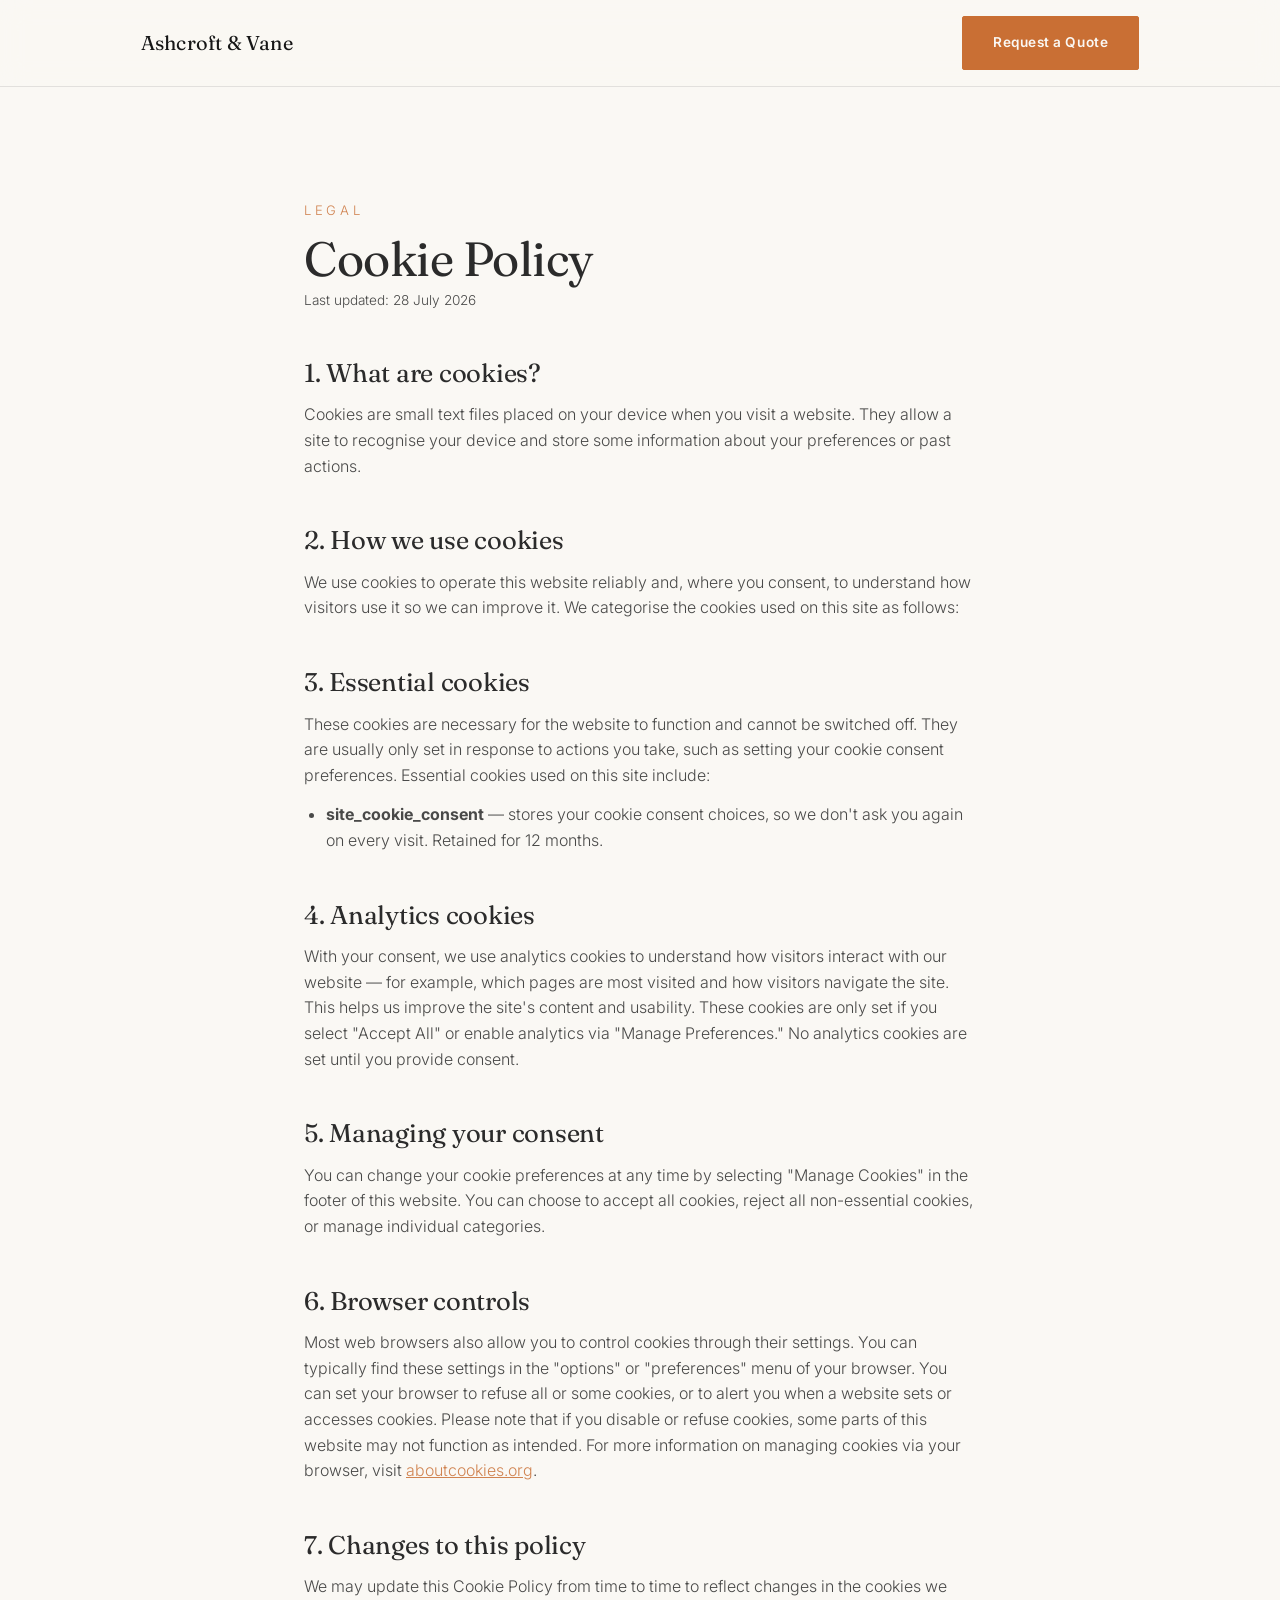
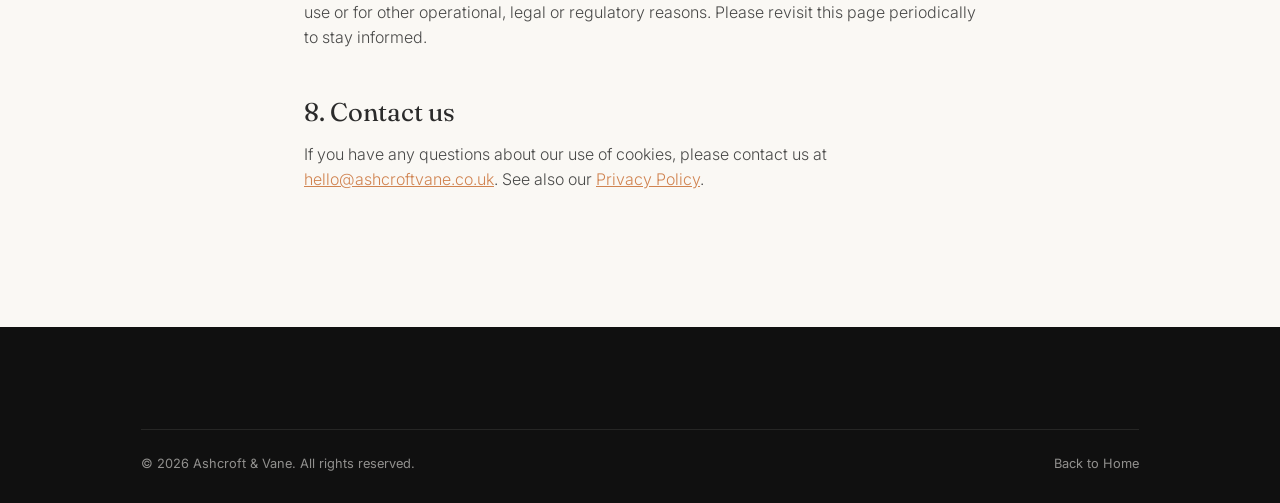
<file: cookie-policy.html>
<!doctype html>
<html lang="en-GB">
<head>
<meta charset="UTF-8">
<meta name="viewport" content="width=device-width, initial-scale=1">
<title>Cookie Policy — Ashcroft & Vane</title>
<meta name="description" content="How Ashcroft & Vane uses cookies, and how to manage your preferences.">
<link rel="canonical" href="https://www.ashcroftvane.co.uk/cookie-policy.html">
<meta name="robots" content="noindex,follow">
<link rel="icon" href="data:image/svg+xml,%3Csvg xmlns='http://www.w3.org/2000/svg' viewBox='0 0 64 64'%3E%3Crect width='64' height='64' rx='10' fill='%23161616'/%3E%3Ctext x='32' y='42' font-family='Georgia,serif' font-size='28' fill='%23D8B36A' text-anchor='middle'%3EAV%3C/text%3E%3C/svg%3E">
<link rel="preconnect" href="https://fonts.googleapis.com">
<link rel="preconnect" href="https://fonts.gstatic.com" crossorigin>
<link rel="stylesheet" href="css/style.css">
</head>
<body>
<a href="#main" class="skip-link">Skip to content</a>
<header class="site-header scrolled" id="siteHeader">
  <div class="container">
    <a href="index.html" class="brand">Ashcroft & Vane</a>
    <nav class="main-nav" aria-label="Primary">
      <a href="index.html#contact" class="btn btn-primary">Request a Quote</a>
    </nav>
  </div>
</header>

<main id="main" class="legal-page">
  <div class="container legal-content">
    <p class="eyebrow">Legal</p>
    <h1 class="h1" style="margin:12px 0 8px;font-size:clamp(2rem,4vw,3rem)">Cookie Policy</h1>
    <p class="legal-updated">Last updated: 28 July 2026</p>

    <h2>1. What are cookies?</h2>
    <p>Cookies are small text files placed on your device when you visit a website. They allow a site to recognise your device and store some information about your preferences or past actions.</p>

    <h2>2. How we use cookies</h2>
    <p>We use cookies to operate this website reliably and, where you consent, to understand how visitors use it so we can improve it. We categorise the cookies used on this site as follows:</p>

    <h2>3. Essential cookies</h2>
    <p>These cookies are necessary for the website to function and cannot be switched off. They are usually only set in response to actions you take, such as setting your cookie consent preferences. Essential cookies used on this site include:</p>
    <ul>
      <li><strong>site_cookie_consent</strong> — stores your cookie consent choices, so we don't ask you again on every visit. Retained for 12 months.</li>
    </ul>

    <h2>4. Analytics cookies</h2>
    <p>With your consent, we use analytics cookies to understand how visitors interact with our website — for example, which pages are most visited and how visitors navigate the site. This helps us improve the site's content and usability. These cookies are only set if you select "Accept All" or enable analytics via "Manage Preferences." No analytics cookies are set until you provide consent.</p>

    <h2>5. Managing your consent</h2>
    <p>You can change your cookie preferences at any time by selecting "Manage Cookies" in the footer of this website. You can choose to accept all cookies, reject all non-essential cookies, or manage individual categories.</p>

    <h2>6. Browser controls</h2>
    <p>Most web browsers also allow you to control cookies through their settings. You can typically find these settings in the "options" or "preferences" menu of your browser. You can set your browser to refuse all or some cookies, or to alert you when a website sets or accesses cookies. Please note that if you disable or refuse cookies, some parts of this website may not function as intended. For more information on managing cookies via your browser, visit <a href="https://www.aboutcookies.org" target="_blank" rel="noopener">aboutcookies.org</a>.</p>

    <h2>7. Changes to this policy</h2>
    <p>We may update this Cookie Policy from time to time to reflect changes in the cookies we use or for other operational, legal or regulatory reasons. Please revisit this page periodically to stay informed.</p>

    <h2>8. Contact us</h2>
    <p>If you have any questions about our use of cookies, please contact us at <a href="mailto:hello@ashcroftvane.co.uk">hello@ashcroftvane.co.uk</a>. See also our <a href="privacy-policy.html">Privacy Policy</a>.</p>
  </div>
</main>

<footer class="site-footer">
  <div class="container">
    <div class="footer-bottom" style="border-top:1px solid var(--line-light);padding-top:24px">
      <span>© <span id="year"></span> Ashcroft & Vane. All rights reserved.</span>
      <span><a href="index.html">Back to Home</a></span>
    </div>
  </div>
</footer>
<script>document.getElementById('year').textContent = new Date().getFullYear();</script>
</body>
</html>
</file>
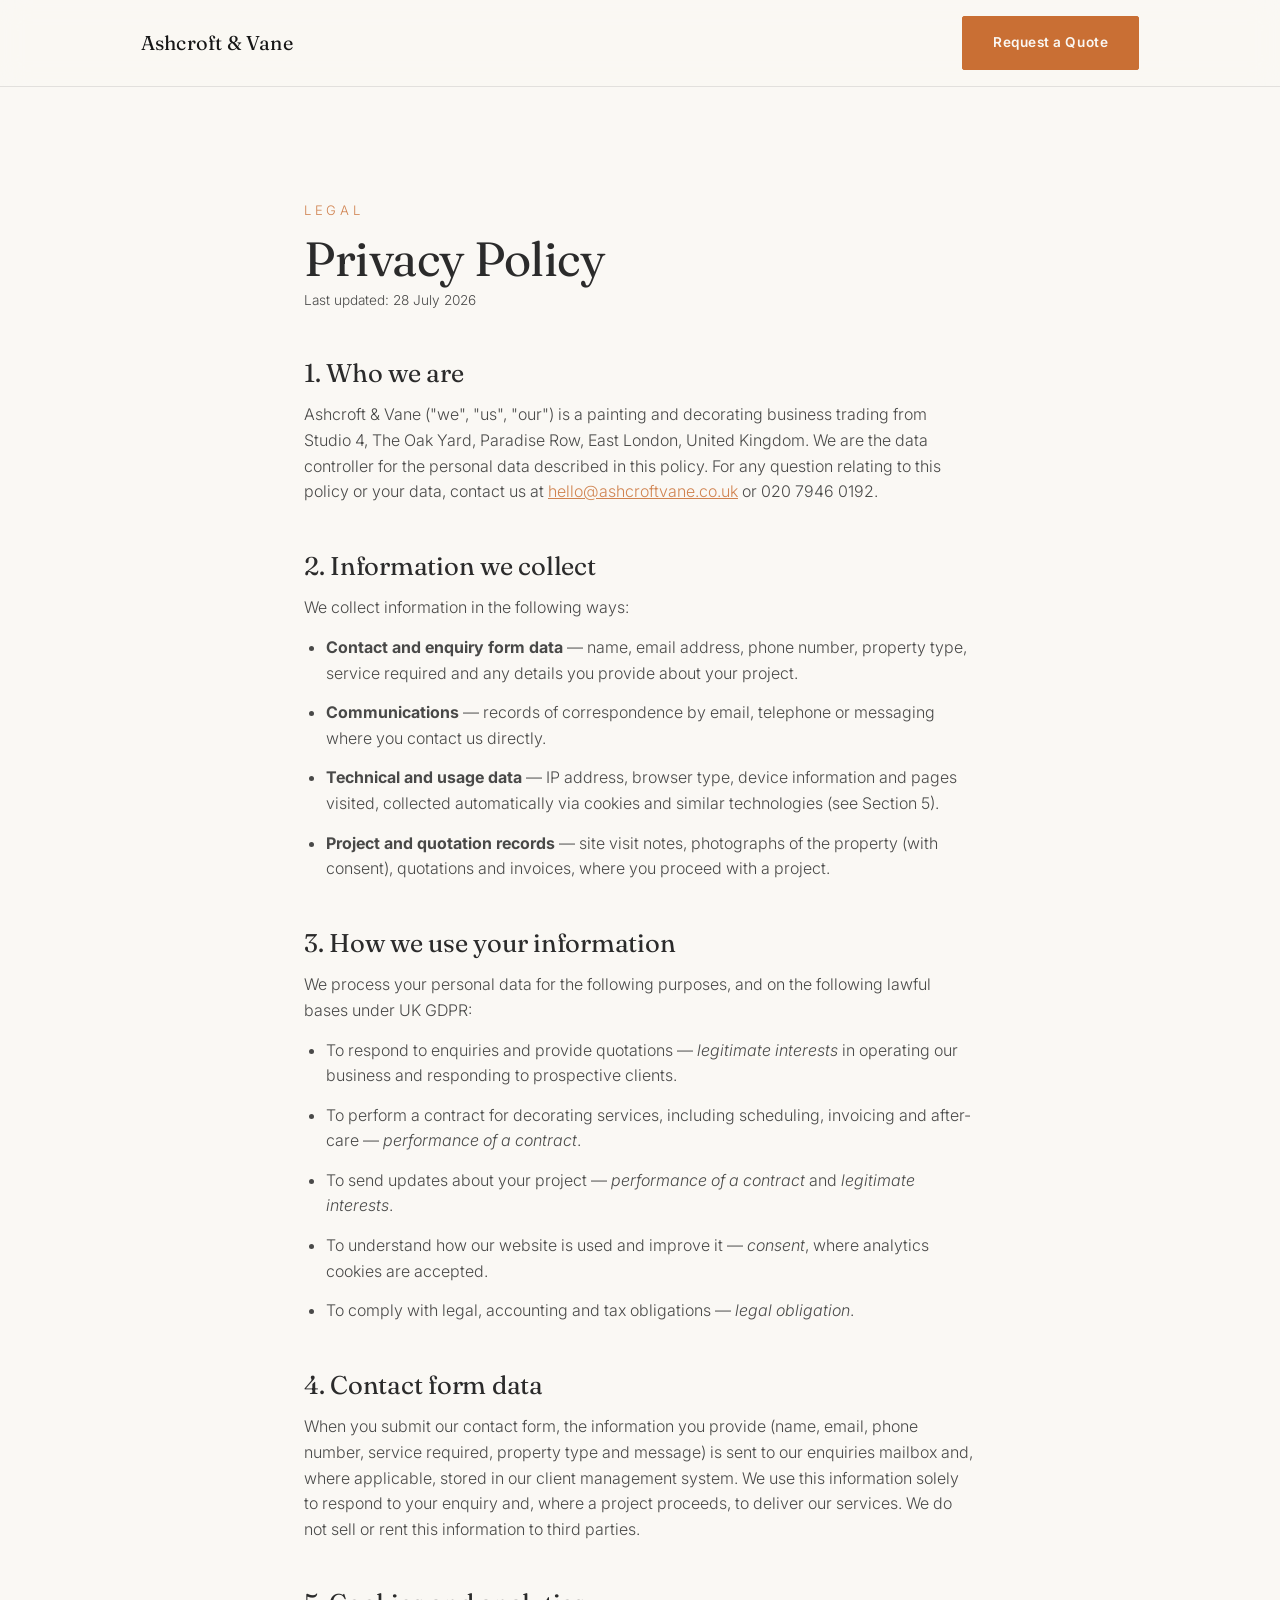
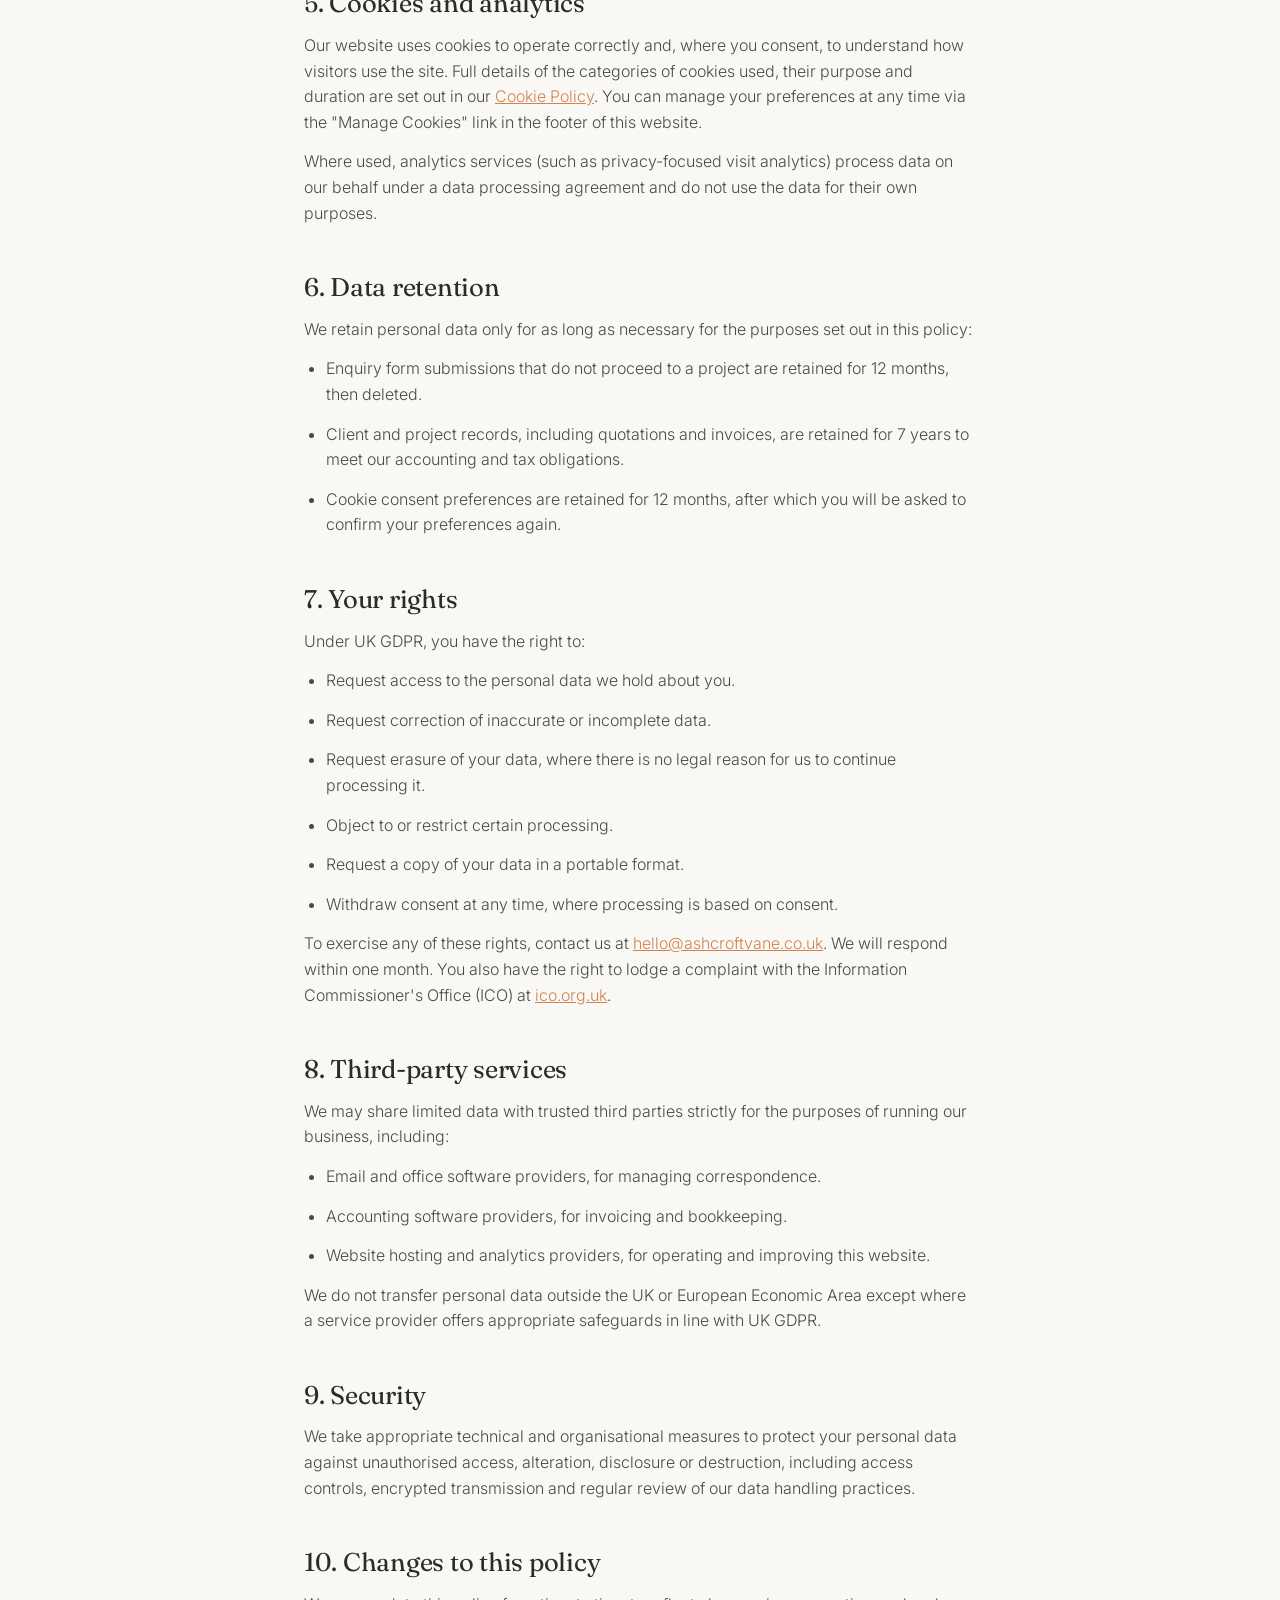
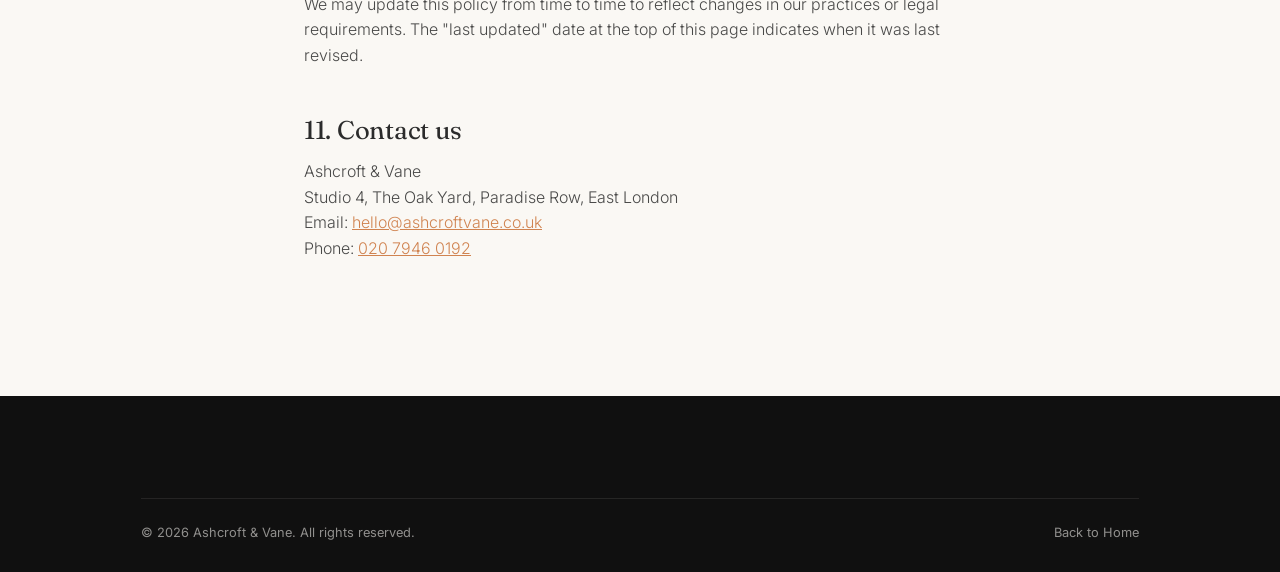
<file: privacy-policy.html>
<!doctype html>
<html lang="en-GB">
<head>
<meta charset="UTF-8">
<meta name="viewport" content="width=device-width, initial-scale=1">
<title>Privacy Policy — Ashcroft & Vane</title>
<meta name="description" content="How Ashcroft & Vane collects, uses and protects your personal data, in line with UK GDPR.">
<link rel="canonical" href="https://www.ashcroftvane.co.uk/privacy-policy.html">
<meta name="robots" content="noindex,follow">
<link rel="icon" href="data:image/svg+xml,%3Csvg xmlns='http://www.w3.org/2000/svg' viewBox='0 0 64 64'%3E%3Crect width='64' height='64' rx='10' fill='%23161616'/%3E%3Ctext x='32' y='42' font-family='Georgia,serif' font-size='28' fill='%23D8B36A' text-anchor='middle'%3EAV%3C/text%3E%3C/svg%3E">
<link rel="preconnect" href="https://fonts.googleapis.com">
<link rel="preconnect" href="https://fonts.gstatic.com" crossorigin>
<link rel="stylesheet" href="css/style.css">
</head>
<body>
<a href="#main" class="skip-link">Skip to content</a>
<header class="site-header scrolled" id="siteHeader">
  <div class="container">
    <a href="index.html" class="brand">Ashcroft & Vane</a>
    <nav class="main-nav" aria-label="Primary">
      <a href="index.html#contact" class="btn btn-primary">Request a Quote</a>
    </nav>
  </div>
</header>

<main id="main" class="legal-page">
  <div class="container legal-content">
    <p class="eyebrow">Legal</p>
    <h1 class="h1" style="margin:12px 0 8px;font-size:clamp(2rem,4vw,3rem)">Privacy Policy</h1>
    <p class="legal-updated">Last updated: 28 July 2026</p>

    <h2>1. Who we are</h2>
    <p>Ashcroft & Vane ("we", "us", "our") is a painting and decorating business trading from Studio 4, The Oak Yard, Paradise Row, East London, United Kingdom. We are the data controller for the personal data described in this policy. For any question relating to this policy or your data, contact us at <a href="mailto:hello@ashcroftvane.co.uk">hello@ashcroftvane.co.uk</a> or 020 7946 0192.</p>

    <h2>2. Information we collect</h2>
    <p>We collect information in the following ways:</p>
    <ul>
      <li><strong>Contact and enquiry form data</strong> — name, email address, phone number, property type, service required and any details you provide about your project.</li>
      <li><strong>Communications</strong> — records of correspondence by email, telephone or messaging where you contact us directly.</li>
      <li><strong>Technical and usage data</strong> — IP address, browser type, device information and pages visited, collected automatically via cookies and similar technologies (see Section 5).</li>
      <li><strong>Project and quotation records</strong> — site visit notes, photographs of the property (with consent), quotations and invoices, where you proceed with a project.</li>
    </ul>

    <h2>3. How we use your information</h2>
    <p>We process your personal data for the following purposes, and on the following lawful bases under UK GDPR:</p>
    <ul>
      <li>To respond to enquiries and provide quotations — <em>legitimate interests</em> in operating our business and responding to prospective clients.</li>
      <li>To perform a contract for decorating services, including scheduling, invoicing and after-care — <em>performance of a contract</em>.</li>
      <li>To send updates about your project — <em>performance of a contract</em> and <em>legitimate interests</em>.</li>
      <li>To understand how our website is used and improve it — <em>consent</em>, where analytics cookies are accepted.</li>
      <li>To comply with legal, accounting and tax obligations — <em>legal obligation</em>.</li>
    </ul>

    <h2>4. Contact form data</h2>
    <p>When you submit our contact form, the information you provide (name, email, phone number, service required, property type and message) is sent to our enquiries mailbox and, where applicable, stored in our client management system. We use this information solely to respond to your enquiry and, where a project proceeds, to deliver our services. We do not sell or rent this information to third parties.</p>

    <h2>5. Cookies and analytics</h2>
    <p>Our website uses cookies to operate correctly and, where you consent, to understand how visitors use the site. Full details of the categories of cookies used, their purpose and duration are set out in our <a href="cookie-policy.html">Cookie Policy</a>. You can manage your preferences at any time via the "Manage Cookies" link in the footer of this website.</p>
    <p>Where used, analytics services (such as privacy-focused visit analytics) process data on our behalf under a data processing agreement and do not use the data for their own purposes.</p>

    <h2>6. Data retention</h2>
    <p>We retain personal data only for as long as necessary for the purposes set out in this policy:</p>
    <ul>
      <li>Enquiry form submissions that do not proceed to a project are retained for 12 months, then deleted.</li>
      <li>Client and project records, including quotations and invoices, are retained for 7 years to meet our accounting and tax obligations.</li>
      <li>Cookie consent preferences are retained for 12 months, after which you will be asked to confirm your preferences again.</li>
    </ul>

    <h2>7. Your rights</h2>
    <p>Under UK GDPR, you have the right to:</p>
    <ul>
      <li>Request access to the personal data we hold about you.</li>
      <li>Request correction of inaccurate or incomplete data.</li>
      <li>Request erasure of your data, where there is no legal reason for us to continue processing it.</li>
      <li>Object to or restrict certain processing.</li>
      <li>Request a copy of your data in a portable format.</li>
      <li>Withdraw consent at any time, where processing is based on consent.</li>
    </ul>
    <p>To exercise any of these rights, contact us at <a href="mailto:hello@ashcroftvane.co.uk">hello@ashcroftvane.co.uk</a>. We will respond within one month. You also have the right to lodge a complaint with the Information Commissioner's Office (ICO) at <a href="https://ico.org.uk" target="_blank" rel="noopener">ico.org.uk</a>.</p>

    <h2>8. Third-party services</h2>
    <p>We may share limited data with trusted third parties strictly for the purposes of running our business, including:</p>
    <ul>
      <li>Email and office software providers, for managing correspondence.</li>
      <li>Accounting software providers, for invoicing and bookkeeping.</li>
      <li>Website hosting and analytics providers, for operating and improving this website.</li>
    </ul>
    <p>We do not transfer personal data outside the UK or European Economic Area except where a service provider offers appropriate safeguards in line with UK GDPR.</p>

    <h2>9. Security</h2>
    <p>We take appropriate technical and organisational measures to protect your personal data against unauthorised access, alteration, disclosure or destruction, including access controls, encrypted transmission and regular review of our data handling practices.</p>

    <h2>10. Changes to this policy</h2>
    <p>We may update this policy from time to time to reflect changes in our practices or legal requirements. The "last updated" date at the top of this page indicates when it was last revised.</p>

    <h2>11. Contact us</h2>
    <p>Ashcroft & Vane<br>Studio 4, The Oak Yard, Paradise Row, East London<br>Email: <a href="mailto:hello@ashcroftvane.co.uk">hello@ashcroftvane.co.uk</a><br>Phone: <a href="tel:+442079460192">020 7946 0192</a></p>
  </div>
</main>

<footer class="site-footer">
  <div class="container">
    <div class="footer-bottom" style="border-top:1px solid var(--line-light);padding-top:24px">
      <span>© <span id="year"></span> Ashcroft & Vane. All rights reserved.</span>
      <span><a href="index.html">Back to Home</a></span>
    </div>
  </div>
</footer>
<script>document.getElementById('year').textContent = new Date().getFullYear();</script>
</body>
</html>
</file>
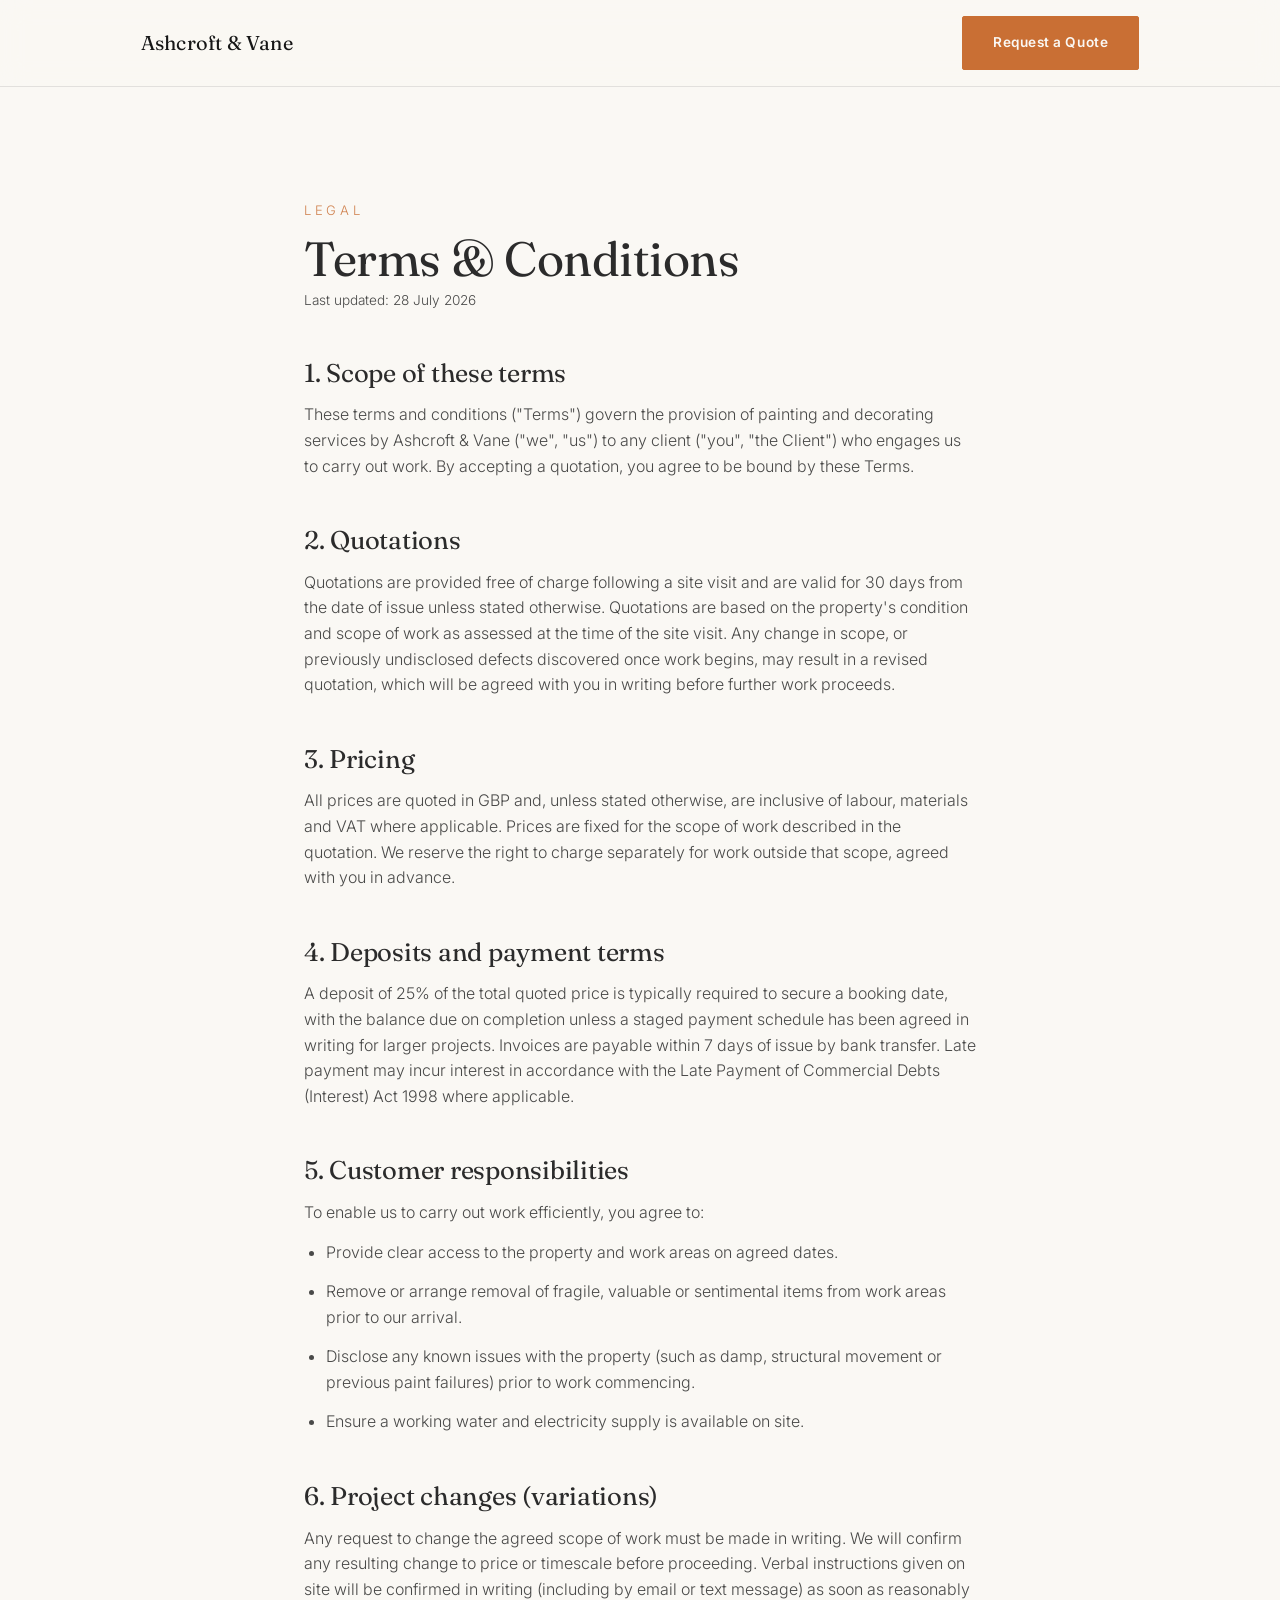
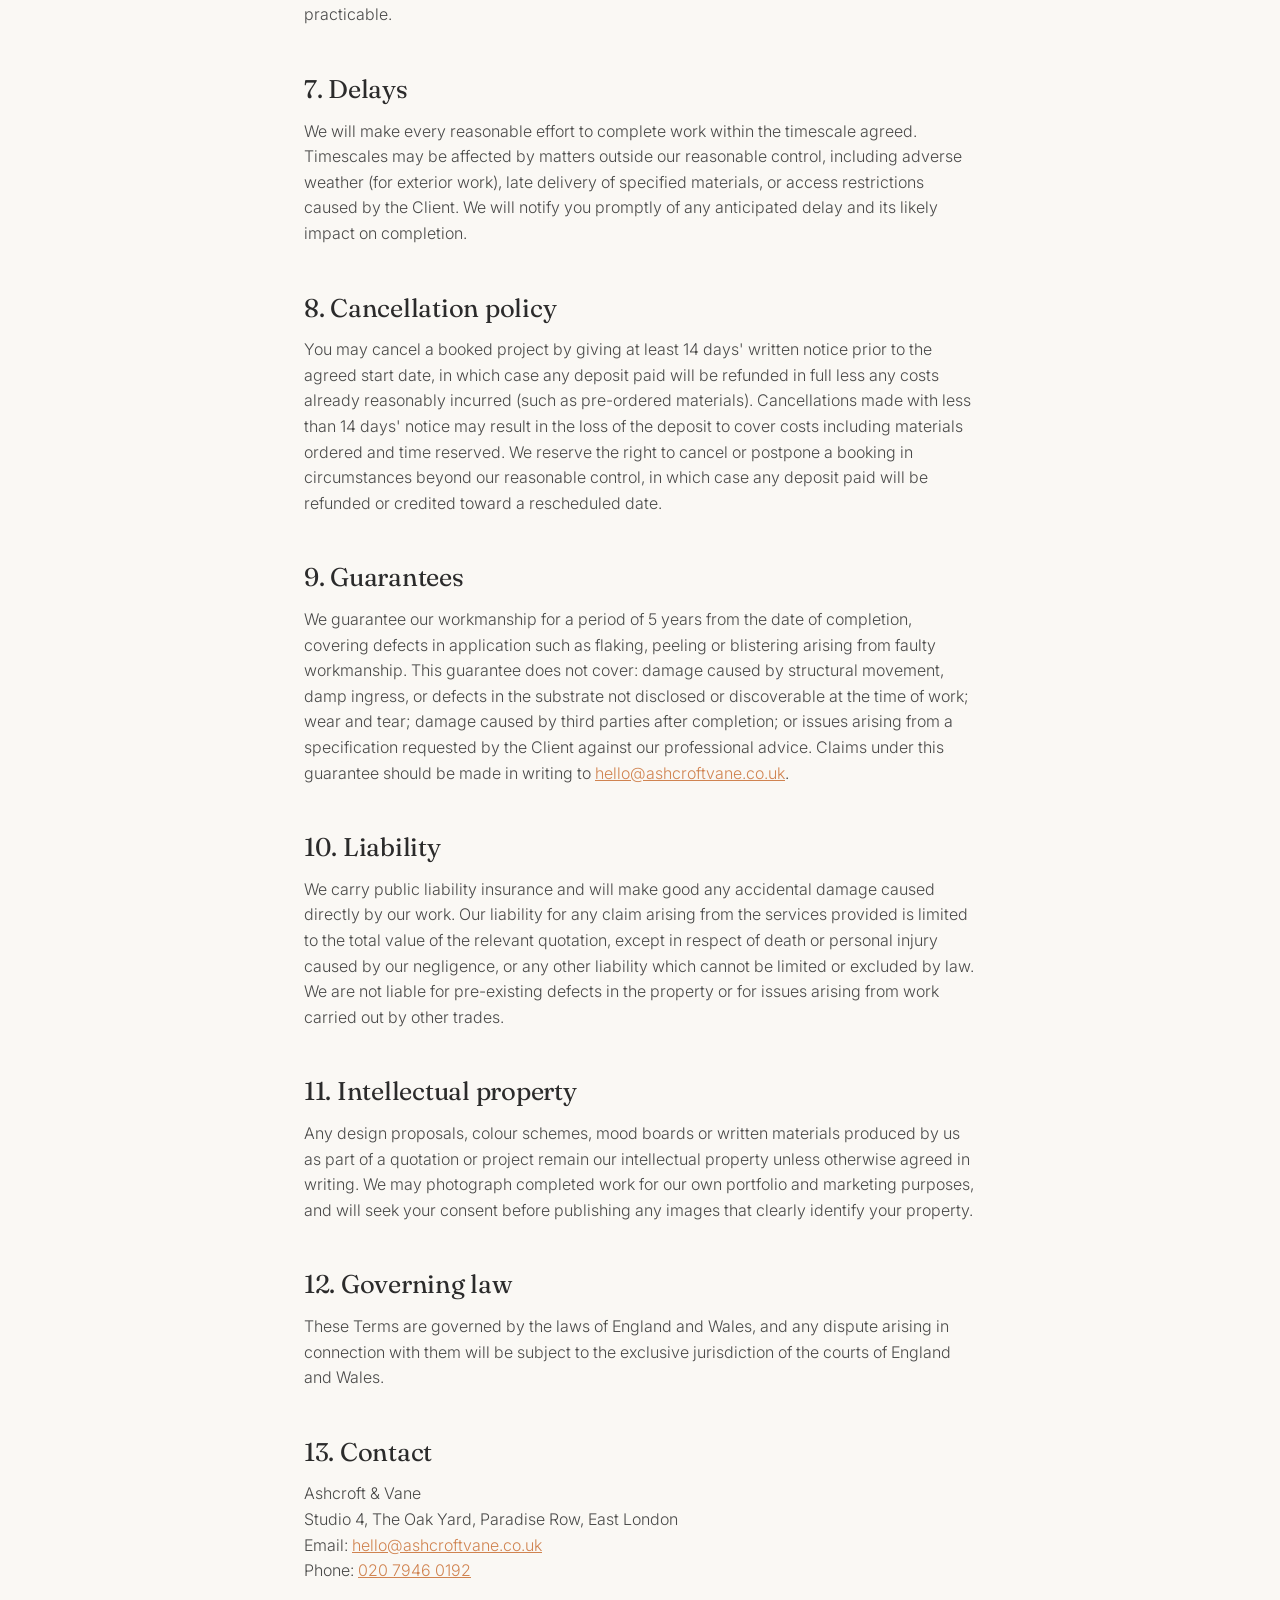
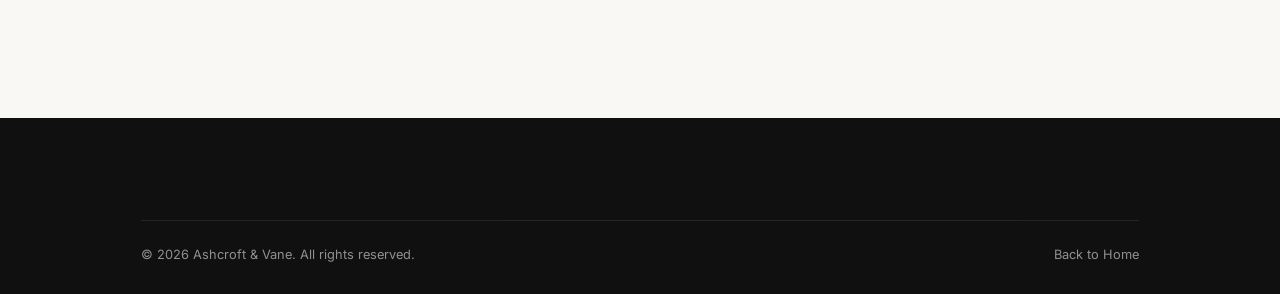
<file: terms-conditions.html>
<!doctype html>
<html lang="en-GB">
<head>
<meta charset="UTF-8">
<meta name="viewport" content="width=device-width, initial-scale=1">
<title>Terms &amp; Conditions — Ashcroft & Vane</title>
<meta name="description" content="Terms and conditions governing painting and decorating services provided by Ashcroft & Vane.">
<link rel="canonical" href="https://www.ashcroftvane.co.uk/terms-conditions.html">
<meta name="robots" content="noindex,follow">
<link rel="icon" href="data:image/svg+xml,%3Csvg xmlns='http://www.w3.org/2000/svg' viewBox='0 0 64 64'%3E%3Crect width='64' height='64' rx='10' fill='%23161616'/%3E%3Ctext x='32' y='42' font-family='Georgia,serif' font-size='28' fill='%23D8B36A' text-anchor='middle'%3EAV%3C/text%3E%3C/svg%3E">
<link rel="preconnect" href="https://fonts.googleapis.com">
<link rel="preconnect" href="https://fonts.gstatic.com" crossorigin>
<link rel="stylesheet" href="css/style.css">
</head>
<body>
<a href="#main" class="skip-link">Skip to content</a>
<header class="site-header scrolled" id="siteHeader">
  <div class="container">
    <a href="index.html" class="brand">Ashcroft & Vane</a>
    <nav class="main-nav" aria-label="Primary">
      <a href="index.html#contact" class="btn btn-primary">Request a Quote</a>
    </nav>
  </div>
</header>

<main id="main" class="legal-page">
  <div class="container legal-content">
    <p class="eyebrow">Legal</p>
    <h1 class="h1" style="margin:12px 0 8px;font-size:clamp(2rem,4vw,3rem)">Terms &amp; Conditions</h1>
    <p class="legal-updated">Last updated: 28 July 2026</p>

    <h2>1. Scope of these terms</h2>
    <p>These terms and conditions ("Terms") govern the provision of painting and decorating services by Ashcroft & Vane ("we", "us") to any client ("you", "the Client") who engages us to carry out work. By accepting a quotation, you agree to be bound by these Terms.</p>

    <h2>2. Quotations</h2>
    <p>Quotations are provided free of charge following a site visit and are valid for 30 days from the date of issue unless stated otherwise. Quotations are based on the property's condition and scope of work as assessed at the time of the site visit. Any change in scope, or previously undisclosed defects discovered once work begins, may result in a revised quotation, which will be agreed with you in writing before further work proceeds.</p>

    <h2>3. Pricing</h2>
    <p>All prices are quoted in GBP and, unless stated otherwise, are inclusive of labour, materials and VAT where applicable. Prices are fixed for the scope of work described in the quotation. We reserve the right to charge separately for work outside that scope, agreed with you in advance.</p>

    <h2>4. Deposits and payment terms</h2>
    <p>A deposit of 25% of the total quoted price is typically required to secure a booking date, with the balance due on completion unless a staged payment schedule has been agreed in writing for larger projects. Invoices are payable within 7 days of issue by bank transfer. Late payment may incur interest in accordance with the Late Payment of Commercial Debts (Interest) Act 1998 where applicable.</p>

    <h2>5. Customer responsibilities</h2>
    <p>To enable us to carry out work efficiently, you agree to:</p>
    <ul>
      <li>Provide clear access to the property and work areas on agreed dates.</li>
      <li>Remove or arrange removal of fragile, valuable or sentimental items from work areas prior to our arrival.</li>
      <li>Disclose any known issues with the property (such as damp, structural movement or previous paint failures) prior to work commencing.</li>
      <li>Ensure a working water and electricity supply is available on site.</li>
    </ul>

    <h2>6. Project changes (variations)</h2>
    <p>Any request to change the agreed scope of work must be made in writing. We will confirm any resulting change to price or timescale before proceeding. Verbal instructions given on site will be confirmed in writing (including by email or text message) as soon as reasonably practicable.</p>

    <h2>7. Delays</h2>
    <p>We will make every reasonable effort to complete work within the timescale agreed. Timescales may be affected by matters outside our reasonable control, including adverse weather (for exterior work), late delivery of specified materials, or access restrictions caused by the Client. We will notify you promptly of any anticipated delay and its likely impact on completion.</p>

    <h2>8. Cancellation policy</h2>
    <p>You may cancel a booked project by giving at least 14 days' written notice prior to the agreed start date, in which case any deposit paid will be refunded in full less any costs already reasonably incurred (such as pre-ordered materials). Cancellations made with less than 14 days' notice may result in the loss of the deposit to cover costs including materials ordered and time reserved. We reserve the right to cancel or postpone a booking in circumstances beyond our reasonable control, in which case any deposit paid will be refunded or credited toward a rescheduled date.</p>

    <h2>9. Guarantees</h2>
    <p>We guarantee our workmanship for a period of 5 years from the date of completion, covering defects in application such as flaking, peeling or blistering arising from faulty workmanship. This guarantee does not cover: damage caused by structural movement, damp ingress, or defects in the substrate not disclosed or discoverable at the time of work; wear and tear; damage caused by third parties after completion; or issues arising from a specification requested by the Client against our professional advice. Claims under this guarantee should be made in writing to <a href="mailto:hello@ashcroftvane.co.uk">hello@ashcroftvane.co.uk</a>.</p>

    <h2>10. Liability</h2>
    <p>We carry public liability insurance and will make good any accidental damage caused directly by our work. Our liability for any claim arising from the services provided is limited to the total value of the relevant quotation, except in respect of death or personal injury caused by our negligence, or any other liability which cannot be limited or excluded by law. We are not liable for pre-existing defects in the property or for issues arising from work carried out by other trades.</p>

    <h2>11. Intellectual property</h2>
    <p>Any design proposals, colour schemes, mood boards or written materials produced by us as part of a quotation or project remain our intellectual property unless otherwise agreed in writing. We may photograph completed work for our own portfolio and marketing purposes, and will seek your consent before publishing any images that clearly identify your property.</p>

    <h2>12. Governing law</h2>
    <p>These Terms are governed by the laws of England and Wales, and any dispute arising in connection with them will be subject to the exclusive jurisdiction of the courts of England and Wales.</p>

    <h2>13. Contact</h2>
    <p>Ashcroft & Vane<br>Studio 4, The Oak Yard, Paradise Row, East London<br>Email: <a href="mailto:hello@ashcroftvane.co.uk">hello@ashcroftvane.co.uk</a><br>Phone: <a href="tel:+442079460192">020 7946 0192</a></p>
  </div>
</main>

<footer class="site-footer">
  <div class="container">
    <div class="footer-bottom" style="border-top:1px solid var(--line-light);padding-top:24px">
      <span>© <span id="year"></span> Ashcroft & Vane. All rights reserved.</span>
      <span><a href="index.html">Back to Home</a></span>
    </div>
  </div>
</footer>
<script>document.getElementById('year').textContent = new Date().getFullYear();</script>
</body>
</html>
</file>
<file: css/style.css>
/* ============================================================
   Premium Painting & Decorating — East London
   Bespoke editorial stylesheet
   ============================================================ */

@import url('https://fonts.googleapis.com/css2?family=Fraunces:ital,opsz,wght@0,9..144,300;0,9..144,400;0,9..144,500;0,9..144,600;0,9..144,700;1,9..144,400&family=Inter:wght@300;400;500;600;700&display=swap');

:root{
  --ink:#161616;
  --cream:#FAF8F4;
  --accent:#C96F34;
  --gold:#D8B36A;
  --text:#2B2B2B;
  --line: rgba(22,22,22,0.1);
  --line-light: rgba(250,248,244,0.16);

  --serif: 'Fraunces', Georgia, serif;
  --sans: 'Inter', -apple-system, BlinkMacSystemFont, sans-serif;

  --ease: cubic-bezier(.16,1,.3,1);
  --ease-soft: cubic-bezier(.4,0,.2,1);

  --container: min(1400px, 88vw);

  /* Spacing system — consistent vertical/horizontal rhythm */
  --sp-1: 8px;
  --sp-2: 12px;
  --sp-3: 20px;
  --sp-4: 32px;
  --sp-5: 48px;
  --sp-6: 64px;
  --sp-7: 96px;
}

*,*::before,*::after{ box-sizing:border-box; }
html{ scroll-behavior:smooth; }
@media (prefers-reduced-motion: reduce){
  html{ scroll-behavior:auto; }
  *{ animation-duration:0.01ms !important; animation-iteration-count:1 !important; transition-duration:0.01ms !important; scroll-behavior:auto !important; }
}

body{
  margin:0;
  background:var(--cream);
  color:var(--text);
  font-family:var(--sans);
  font-weight:400;
  line-height:1.6;
  -webkit-font-smoothing:antialiased;
  overflow-x:hidden;
}

img{ max-width:100%; display:block; }
a{ color:inherit; text-decoration:none; }
button{ font-family:inherit; cursor:pointer; }
ul{ margin:0; padding:0; list-style:none; }
h1,h2,h3,h4{ margin:0; font-family:var(--serif); font-weight:400; }
p{ margin:0; }

.container{ width:var(--container); max-width:1400px; margin-inline:auto; padding-inline:64px; }
/* Safe horizontal margins for tablet and mobile — nav, hero and every section share this */
@media (max-width:1024px){ .container{ width:100%; padding-inline:56px; } }
@media (max-width:768px){ .container{ padding-inline:36px; } }
@media (max-width:480px){ .container{ padding-inline:28px; } }
.bleed{ width:100%; }

a:focus-visible, button:focus-visible, input:focus-visible, textarea:focus-visible, select:focus-visible{
  outline:2px solid var(--accent);
  outline-offset:4px;
}

.skip-link{
  position:absolute; left:-999px; top:0; z-index:9999;
  background:var(--ink); color:var(--cream); padding:14px 22px; font-family:var(--sans);
}
.skip-link:focus{ left:16px; top:16px; }

.eyebrow{
  font-family:var(--sans);
  font-size:clamp(0.7rem,0.6rem + 0.3vw,0.82rem);
  letter-spacing:0.28em;
  text-transform:uppercase;
  color:var(--accent);
  font-weight:600;
}
h1, .h1{ font-size:clamp(2.4rem, 1.6rem + 4.4vw, 6.2rem); line-height:0.98; letter-spacing:-0.01em; }
h2, .h2{ font-size:clamp(2rem, 1.4rem + 2.6vw, 4rem); line-height:1.04; letter-spacing:-0.01em; }
h3, .h3{ font-size:clamp(1.3rem, 1.1rem + 1vw, 1.9rem); line-height:1.15; }
.lead{ font-size:clamp(1.05rem, 1rem + 0.4vw, 1.35rem); line-height:1.55; font-weight:300; }

[data-reveal]{
  opacity:0;
  transform:translateY(36px);
  transition:opacity 1.1s var(--ease), transform 1.1s var(--ease);
  will-change:transform,opacity;
}
[data-reveal].is-visible{ opacity:1; transform:none; }
[data-reveal="fade"]{ transform:none; }
[data-reveal-delay="1"]{ transition-delay:0.12s; }
[data-reveal-delay="2"]{ transition-delay:0.24s; }
[data-reveal-delay="3"]{ transition-delay:0.36s; }
[data-reveal-delay="4"]{ transition-delay:0.48s; }

.mask-lines .line{ overflow:hidden; display:block; }
.mask-lines .line span{ display:block; transform:translateY(110%); transition:transform 1s var(--ease); }
.mask-lines.is-visible .line span{ transform:translateY(0); }

.progress-bar{
  position:fixed; top:0; left:0; height:2px; width:0%;
  background:var(--accent); z-index:9000; transition:width 0.1s linear;
}

/* ============ HEADER ============ */
.site-header{
  position:fixed; top:0; left:0; width:100%; z-index:1100;
  padding:28px 0;
  transition:padding 0.5s var(--ease), background-color 0.5s var(--ease), box-shadow .5s var(--ease);
}
.site-header .container{ display:flex; align-items:center; justify-content:space-between; }
.site-header.scrolled{
  padding:16px 0;
  background:rgba(250,248,244,0.85);
  backdrop-filter:blur(14px) saturate(160%);
  -webkit-backdrop-filter:blur(14px) saturate(160%);
  box-shadow:0 1px 0 var(--line);
}
.brand{
  font-family:var(--serif); font-size:1.25rem; letter-spacing:0.01em; color:var(--cream);
  transition:color 0.5s var(--ease);
}
.brand span{ color:var(--accent); }
.brand small{ display:block; font-family:var(--sans); font-size:0.6rem; letter-spacing:0.24em; text-transform:uppercase; opacity:0.7; font-weight:600; margin-top:2px; }
.site-header.scrolled .brand{ color:var(--ink); }

.main-nav{ display:flex; align-items:center; gap:clamp(20px,3vw,44px); }
.main-nav a:not(.btn){
  position:relative; font-size:0.92rem; color:var(--cream); font-weight:500;
  transition:color 0.5s var(--ease);
}
.site-header.scrolled .main-nav a:not(.btn){ color:var(--ink); }
.main-nav a:not(.btn)::after{
  content:''; position:absolute; left:0; bottom:-6px; width:0; height:1px; background:currentColor;
  transition:width 0.4s var(--ease);
}
.main-nav a:not(.btn):hover::after{ width:100%; }
.main-nav a:not(.btn).active{ color:var(--accent); }
.site-header.scrolled .main-nav a:not(.btn).active{ color:var(--accent); }
.nav-links{ display:flex; gap:clamp(18px,2.6vw,36px); }

.btn{
  display:inline-flex; align-items:center; gap:10px;
  padding:15px 30px; min-height:48px;
  border:1px solid currentColor; border-radius:2px;
  font-size:0.85rem; letter-spacing:0.04em; font-weight:600;
  transition:background-color 0.4s var(--ease), color 0.4s var(--ease), border-color .4s var(--ease), transform .3s var(--ease);
}
.btn-primary{ background:var(--accent); border-color:var(--accent); color:var(--cream); }
.btn-primary:hover{ background:transparent; color:var(--accent); transform:translateY(-2px); }
.btn-ghost-light{ color:var(--cream); border-color:var(--line-light); }
.btn-ghost-light:hover{ background:var(--cream); color:var(--ink); border-color:var(--cream); }
.btn-ghost-dark{ color:var(--ink); border-color:var(--line); }
.btn-ghost-dark:hover{ background:var(--ink); color:var(--cream); border-color:var(--ink); }
.site-header.scrolled .btn-ghost-light{ color:var(--ink); border-color:var(--line); }
.site-header.scrolled .btn-ghost-light:hover{ background:var(--ink); color:var(--cream); }

.menu-toggle{
  display:none; align-items:center; justify-content:center;
  height:44px; padding:0 4px; background:none; border:none; z-index:1100;
  color:var(--cream); font-size:0.88rem; letter-spacing:0.1em; text-transform:uppercase; font-weight:600;
  position:relative;
}
.menu-toggle::after{
  content:''; position:absolute; left:0; bottom:8px; width:0; height:1px; background:currentColor;
  transition:width .4s var(--ease);
}
.menu-toggle:hover::after{ width:100%; }
.site-header.scrolled .menu-toggle{ color:var(--ink); }

/* ============ MOBILE MENU — premium slide-in panel ============ */
.mobile-menu-backdrop{
  position:fixed; inset:0; background:rgba(22,22,22,0.55); z-index:1150;
  opacity:0; pointer-events:none; transition:opacity 0.4s var(--ease);
}
.menu-open .mobile-menu-backdrop{ opacity:1; pointer-events:auto; }

.mobile-menu{
  position:fixed; top:0; right:0; bottom:0; z-index:1200;
  width:min(420px,86vw); background:var(--ink); color:var(--cream);
  display:flex; flex-direction:column; overflow-y:auto;
  padding:max(28px, calc(env(safe-area-inset-top,0px) + 20px)) 32px max(28px, calc(env(safe-area-inset-bottom,0px) + 20px));
  transform:translateX(100%);
  transition:transform 0.45s var(--ease);
  box-shadow:-30px 0 80px -20px rgba(0,0,0,0.5);
}
.menu-open .mobile-menu{ transform:translateX(0); }

.mm-top{ display:flex; align-items:flex-start; justify-content:space-between; gap:16px; margin-bottom:clamp(28px,6vh,48px); }
.mm-brand{ font-family:var(--serif); font-size:1.15rem; color:var(--cream); line-height:1.3; }
.mm-brand small{ display:block; font-family:var(--sans); font-size:0.58rem; letter-spacing:0.22em; text-transform:uppercase; opacity:0.6; font-weight:600; margin-top:4px; }
.mm-close{
  flex:none; width:44px; height:44px; border-radius:50%; border:1px solid var(--line-light);
  background:none; color:var(--cream); font-size:1rem; display:flex; align-items:center; justify-content:center;
  transition:background .3s;
}
.mm-close:hover{ background:rgba(250,248,244,0.08); }

.mm-nav ul{ display:flex; flex-direction:column; }
.mm-nav a{
  display:flex; align-items:center; min-height:52px; padding:10px 0;
  font-family:var(--serif); font-size:clamp(1.3rem,5vw,1.6rem); color:var(--cream);
  border-bottom:1px solid var(--line-light); transition:color .3s, padding-left .3s;
}
.mm-nav li:first-child a{ border-top:1px solid var(--line-light); }
.mm-nav a:hover, .mm-nav a.active{ color:var(--gold); padding-left:6px; }

.mm-cta{ margin-top:28px; justify-content:center; width:100%; }

.mm-divider{ height:1px; background:var(--line-light); margin:28px 0; }

.mm-contact-block{ display:flex; flex-direction:column; gap:12px; }
.mm-contact-link{ font-family:var(--sans); font-size:1rem; color:var(--cream); font-weight:500; min-height:44px; display:flex; align-items:center; transition:color .3s; }
.mm-contact-link:hover{ color:var(--gold); }
.mm-contact-email{ font-size:0.92rem; word-break:break-word; }
.mm-hours{ font-size:0.85rem; opacity:0.55; }

.mm-social{ display:flex; gap:12px; margin-top:auto; padding-top:8px; }
.mm-social a{
  width:44px; height:44px; border-radius:50%; border:1px solid var(--line-light);
  display:flex; align-items:center; justify-content:center; color:var(--cream);
  transition:background .3s;
}
.mm-social a:hover{ background:rgba(250,248,244,0.08); }
.mm-social svg{ width:18px; height:18px; }

@media (max-width:900px){
  .nav-links, .site-header .btn-primary{ display:none; }
  .menu-toggle{ display:flex; }
}
@media (max-width:380px){
  .mobile-menu{ width:100%; padding-left:24px; padding-right:24px; }
}

/* ============ LOADER ============ */
.loader{
  position:fixed; inset:0; background:var(--ink); z-index:99999;
  display:flex; align-items:center; justify-content:center;
  transition:transform 0.9s var(--ease), visibility 0.9s;
}
.loader-mark{ font-family:var(--serif); color:var(--cream); font-size:1.6rem; letter-spacing:0.06em; overflow:hidden; text-align:center; }
.loader-mark span{ display:inline-block; opacity:0; animation:loaderIn 0.6s var(--ease) forwards; }
@keyframes loaderIn{ to{ opacity:1; } }
.loader.done{ transform:translateY(-100%); visibility:hidden; }

/* ============ HERO — crossfade image sequence ============ */
.hero{
  position:relative; height:100svh; min-height:640px; overflow:hidden;
  display:flex; align-items:flex-end;
  background:var(--ink);
}
.hero-media{ position:absolute; inset:0; }
.hero-media picture{ position:absolute; inset:0; display:block; width:100%; height:100%; }
.hero-media img{
  position:absolute; inset:0; width:100%; height:100%; object-fit:cover;
  object-position:center 25%;
  filter:saturate(1.15) brightness(0.78);
  animation:heroZoom 20s ease-in-out infinite alternate;
}
@keyframes heroZoom{
  0%{ transform:scale(1); }
  100%{ transform:scale(1.08); }
}
/* Mobile/tablet use a much gentler zoom — the desktop-strength effect crops
   too aggressively on a narrow portrait frame and can push the subject out of shot */
@media (max-width:1024px){
  .hero-media img{ animation-name:heroZoomMobile; }
}
@keyframes heroZoomMobile{
  0%{ transform:scale(1); }
  100%{ transform:scale(1.03); }
}
.hero-media::after{
  content:''; position:absolute; inset:0; z-index:1;
  background:linear-gradient(180deg, rgba(22,22,22,0.6) 0%, rgba(22,22,22,0.22) 38%, rgba(22,22,22,0.8) 100%);
}
.hero-grain{ position:absolute; inset:0; z-index:1; opacity:0.05; mix-blend-mode:overlay;
  background-image:url("data:image/svg+xml,%3Csvg xmlns='http://www.w3.org/2000/svg' width='120' height='120'%3E%3Cfilter id='n'%3E%3CfeTurbulence type='fractalNoise' baseFrequency='0.9' numOctaves='2' stitchTiles='stitch'/%3E%3C/filter%3E%3Crect width='100%25' height='100%25' filter='url(%23n)'/%3E%3C/svg%3E");
}
.hero-inner{
  position:relative; z-index:2; width:100%;
  padding-top:clamp(120px,10vw,180px);
  padding-bottom:clamp(64px,8vw,120px);
}
.hero .container{ display:flex; flex-direction:column; gap:26px; }
.hero-eyebrow{
  color:var(--gold); display:flex; align-items:center; gap:16px;
  text-shadow:0 1px 12px rgba(0,0,0,0.35);
}
.hero-eyebrow::before{ content:''; flex:none; width:36px; height:1px; background:var(--gold); opacity:0.8; }
.hero h1{ color:var(--cream); max-width:20ch; }
.hero-sub{ display:flex; justify-content:space-between; align-items:flex-end; gap:40px; flex-wrap:wrap; }
.hero-copy{ color:rgba(250,248,244,0.82); max-width:42ch; font-weight:300; }
.hero-cta{ display:flex; gap:16px; flex-wrap:wrap; }
.hero-trust{
  display:flex; gap:clamp(22px,4vw,52px); margin-top:8px; flex-wrap:wrap;
  color:rgba(250,248,244,0.7); font-size:0.85rem;
}
.hero-trust strong{ display:block; font-family:var(--serif); font-size:1.5rem; color:var(--cream); font-weight:400; }

/* Mobile hero — taller, roomier, intentionally designed rather than compressed */
@media (max-width:768px){
  .hero{
    height:auto; min-height:100svh; min-height:100dvh;
  }
  .hero-media img{ object-position:center 18%; }
  .hero-inner{
    padding-top:calc(clamp(100px,18vw,140px) + env(safe-area-inset-top,0px));
    padding-bottom:calc(clamp(80px,14vw,120px) + env(safe-area-inset-bottom,0px));
  }
  .hero .container{ gap:clamp(20px,4vw,28px); }
  .hero-eyebrow{ display:none; }
  .hero h1{ max-width:100%; font-size:clamp(2.5rem,10.5vw,3.2rem); }
  .hero h1 .line:nth-child(2){ display:none; }
  .hero-sub{ flex-direction:column; align-items:stretch; gap:22px; }
  .hero-copy{ display:none; }
  .hero-cta{ flex-direction:column; gap:14px; }
  .hero-cta .btn{ width:100%; justify-content:center; }
  .hero-trust{ display:grid; grid-template-columns:repeat(3,1fr); gap:12px; text-align:center; margin-top:4px; }
  .hero-trust > div{ min-width:0; font-size:0.78rem; }
}

/* Tablet hero — same composition as desktop, just with proper breathing room */
@media (min-width:769px) and (max-width:1024px){
  .hero-media img{ object-position:center 12%; }
  .hero-inner{
    padding-top:calc(120px + env(safe-area-inset-top,0px));
    padding-bottom:calc(96px + env(safe-area-inset-bottom,0px));
  }
  .hero .container{ gap:32px; }
  .hero-sub{ gap:32px; }
  .hero-cta{ gap:20px; }
}

/* ============ SECTION SHELL ============ */
section{ position:relative; }
.section-pad{ padding-block:clamp(80px,10vw,160px); }
.dark{ background:var(--ink); color:var(--cream); }
.dark h2, .dark h3{ color:var(--cream); }

.section-head{ display:grid; grid-template-columns:1fr; gap:20px; margin-bottom:clamp(48px,6vw,90px); }
.section-head.split{ grid-template-columns:1.1fr 0.9fr; align-items:end; gap:40px; }
@media (max-width:800px){ .section-head.split{ grid-template-columns:1fr; } }

/* ============ MANIFESTO STRIP — text-only, oversized, unique ============ */
.manifesto{
  background:var(--ink); color:var(--cream);
  padding-block:clamp(90px,14vw,180px);
  border-top:1px solid var(--line-light); border-bottom:1px solid var(--line-light);
}
.manifesto .container{ max-width:1200px; }
.manifesto p{
  font-family:var(--serif); font-weight:300; font-style:italic;
  font-size:clamp(1.6rem, 1.1rem + 3.4vw, 3.6rem); line-height:1.28; letter-spacing:-0.01em;
}
.manifesto .accent-word{ color:var(--accent); font-style:normal; }
.manifesto .signoff{ margin-top:44px; font-family:var(--sans); font-style:normal; font-size:0.85rem; letter-spacing:0.14em; text-transform:uppercase; opacity:0.6; }

/* ============ CRAFTSMANSHIP — integrated photo + caption composition ============ */
.craft{ background:var(--cream); overflow:hidden; }
.craft-layout{
  display:grid; grid-template-columns:7fr 5fr; gap:var(--sp-3); position:relative;
}
.craft-col-main{ position:relative; }
.craft-col-side{ display:flex; flex-direction:column; }

.craft-photo{ position:relative; overflow:hidden; background:var(--ink); }
.craft-photo img{ width:100%; height:100%; object-fit:cover; display:block; }
.craft-photo-a{ aspect-ratio:4/5; }
.craft-photo-b{ aspect-ratio:1/1; }

/* Captions live ON the photograph, not floating beside it */
.craft-caption{
  position:absolute; inset:auto 0 0 0; z-index:2; padding:var(--sp-4) var(--sp-3) var(--sp-3);
  background:linear-gradient(0deg, rgba(22,22,22,0.82) 0%, rgba(22,22,22,0) 65%);
  display:flex; align-items:center; gap:10px;
}
.craft-caption::before{ content:''; width:7px; height:7px; border-radius:50%; background:var(--accent); flex:none; }
.craft-caption span{ color:var(--cream); font-size:0.78rem; letter-spacing:0.1em; text-transform:uppercase; font-weight:600; }

/* The pull-quote + stats now form one attached panel directly under photo-b — no gap, no floating shape */
.craft-panel{
  background:var(--ink); color:var(--cream); padding:var(--sp-4) var(--sp-3);
  display:flex; flex-direction:column; gap:var(--sp-3); flex:1;
}
.craft-panel-quote{ font-family:var(--serif); font-size:clamp(1.05rem,1.6vw,1.3rem); line-height:1.4; }
.craft-panel-stats{ display:flex; gap:var(--sp-4); padding-top:var(--sp-3); border-top:1px solid var(--line-light); }
.craft-panel-stats div{ font-size:0.82rem; opacity:0.75; line-height:1.4; }
.craft-stat-num{ font-family:var(--serif); font-size:clamp(1.8rem,3vw,2.4rem); color:var(--gold); line-height:1; display:block; margin-bottom:6px; }

/* Wide reveal strip beneath both columns */
.craft-photo-c{ aspect-ratio:21/8; margin-top:var(--sp-3); }

@media (max-width:900px){
  .craft-layout{ grid-template-columns:1fr; }
  .craft-col-side{ margin-top:var(--sp-3); }
  .craft-photo-b{ aspect-ratio:16/10; }
  .craft-photo-c{ aspect-ratio:4/5; }
}

/* ============ SERVICES — horizontal filmstrip ============ */
.services{ background:var(--ink); color:var(--cream); padding-bottom:var(--sp-6); }
.filmstrip-wrap{ position:relative; }
.filmstrip{
  display:flex; gap:2px; overflow-x:auto; scroll-snap-type:x proximity;
  -webkit-overflow-scrolling:touch; scrollbar-width:none; cursor:grab;
  position:relative; left:50%; width:100vw; margin-left:-50vw;
  padding-inline:calc((100vw - var(--container))/2);
}
.filmstrip::-webkit-scrollbar{ display:none; }
.filmstrip.dragging{ cursor:grabbing; scroll-snap-type:none; }
.film-panel{
  position:relative; flex:0 0 clamp(280px,32vw,420px); height:clamp(420px,58vw,620px);
  scroll-snap-align:start; overflow:hidden; background:#000;
}
.film-panel img{ width:100%; height:100%; object-fit:cover; transition:transform 1.2s var(--ease), filter .6s; filter:grayscale(0.55) brightness(0.7); }
.film-panel:hover img{ transform:scale(1.06); filter:grayscale(0) brightness(0.85); }
.film-panel-overlay{
  position:absolute; inset:0; display:flex; flex-direction:column; justify-content:flex-end; padding:28px;
  background:linear-gradient(0deg, rgba(0,0,0,0.75) 0%, rgba(0,0,0,0.05) 60%);
}
.film-num{ font-family:var(--serif); color:var(--gold); font-size:0.95rem; margin-bottom:10px; }
.film-title{ font-family:var(--serif); font-size:clamp(1.3rem,2vw,1.8rem); color:var(--cream); margin-bottom:8px; }
.film-desc{ color:rgba(250,248,244,0.75); font-size:0.88rem; max-width:32ch; opacity:0; transform:translateY(8px); transition:opacity .4s var(--ease), transform .4s var(--ease); }
.film-panel:hover .film-desc{ opacity:1; transform:none; }
.filmstrip-hint{ display:flex; align-items:center; gap:14px; margin-top:22px; opacity:0.6; font-size:0.82rem; }
.filmstrip-hint .arrow-track{ width:64px; height:1px; background:var(--line-light); position:relative; }
.filmstrip-hint .arrow-track::after{ content:'→'; position:absolute; right:-4px; top:-9px; }
@media (max-width:700px){
  .film-panel{ flex-basis:78vw; height:64vw; scroll-snap-align:center; }
}

/* ============ BEFORE / AFTER — full-bleed premium feature ============ */
.spotlight{ background:var(--ink); padding-top:var(--sp-6); padding-bottom:var(--sp-6); }
.spotlight .section-head{ margin-bottom:var(--sp-5); }
.spotlight .eyebrow{ color:var(--gold); }
.spotlight h2{ color:var(--cream); }
.spotlight .lead{ color:rgba(250,248,244,0.75); }
.spotlight-slider{
  position:relative; left:50%; right:50%; width:100vw; margin-left:-50vw; margin-right:-50vw;
  aspect-ratio:16/9; overflow:hidden; user-select:none;
  max-height:min(78vh,780px); min-height:420px;
}
@media (max-width:700px){ .spotlight-slider{ aspect-ratio:3/4; max-height:none; } }
.spotlight-slider img{ position:absolute; inset:0; width:100%; height:100%; object-fit:cover; }
.spotlight-after{ position:absolute; inset:0; overflow:hidden; clip-path:inset(0 0 0 60%); }
.spotlight-handle{
  position:absolute; top:0; bottom:0; left:60%; width:0; transform:translateX(-50%);
  cursor:ew-resize; touch-action:none; z-index:3;
}
.spotlight-handle::before{ content:''; position:absolute; top:0; bottom:0; left:0; width:2px; background:var(--cream); }
.spotlight-handle-btn{
  position:absolute; top:50%; left:0; transform:translate(-50%,-50%);
  width:68px; height:68px; border-radius:50%; background:var(--cream);
  display:flex; align-items:center; justify-content:center; gap:6px; color:var(--ink); font-size:1.1rem;
  box-shadow:0 20px 50px rgba(0,0,0,0.4);
}
.spotlight-label{ position:absolute; top:var(--sp-3); z-index:2; font-size:0.74rem; letter-spacing:0.2em; text-transform:uppercase; padding:11px 20px; background:rgba(22,22,22,0.55); backdrop-filter:blur(6px); color:#fff; }
.spotlight-label.before{ left:var(--sp-3); }
.spotlight-label.after{ right:var(--sp-3); }
.spotlight-caption{
  display:flex; justify-content:space-between; align-items:flex-end; margin-top:var(--sp-4);
  flex-wrap:wrap; gap:var(--sp-3);
}
.spotlight-caption-title{ font-family:var(--serif); font-size:clamp(1.3rem,2vw,1.7rem); color:var(--cream); }
.spotlight-caption-sub{ display:block; font-family:var(--sans); font-size:0.85rem; opacity:0.55; text-transform:none; letter-spacing:0; margin-top:6px; font-weight:400; }
.spotlight-nav{ display:flex; gap:10px; }
.spotlight-nav button{
  padding:12px 22px; border-radius:2px; border:1px solid var(--line-light); background:transparent;
  color:rgba(250,248,244,0.7); font-size:0.82rem; letter-spacing:0.04em; transition:background .3s, color .3s, border-color .3s;
}
.spotlight-nav button.active{ background:var(--accent); border-color:var(--accent); color:var(--cream); }
.spotlight-nav button:hover:not(.active){ border-color:var(--gold); color:var(--cream); }

/* ============ PORTFOLIO ============ */
.portfolio{ background:var(--cream); }
.filter-bar{ display:flex; gap:clamp(16px,3vw,32px); flex-wrap:wrap; margin-bottom:40px; }
.filter-btn{
  background:none; border:none; font-size:0.9rem; color:var(--text); opacity:0.5; padding:6px 0;
  position:relative; transition:opacity .3s;
}
.filter-btn::after{ content:''; position:absolute; left:0; bottom:0; height:1px; width:0; background:var(--accent); transition:width .4s var(--ease); }
.filter-btn.active, .filter-btn:hover{ opacity:1; }
.filter-btn.active::after{ width:100%; }

.masonry{ display:grid; grid-template-columns:repeat(6,1fr); grid-auto-rows:10px; gap:20px; }
.mason-item{ position:relative; overflow:hidden; border-radius:2px; grid-column:span 3; transition:opacity .5s var(--ease), transform .5s var(--ease); }
.mason-item.hide{ display:none; }
.mason-item.s-1{ grid-row:span 22; }
.mason-item.s-2{ grid-row:span 30; }
.mason-item.s-3{ grid-row:span 26; grid-column:span 2; }
.mason-item img{ width:100%; height:100%; object-fit:cover; transition:transform 1.1s var(--ease); }
.mason-item:hover img{ transform:scale(1.06); }
.mason-overlay{
  position:absolute; inset:0; background:linear-gradient(0deg, rgba(22,22,22,0.85) 0%, rgba(22,22,22,0) 55%);
  display:flex; flex-direction:column; justify-content:flex-end; padding:22px; opacity:0; transition:opacity .4s var(--ease);
}
.mason-item:hover .mason-overlay{ opacity:1; }
.mason-overlay .cat{ color:var(--gold); font-size:0.7rem; letter-spacing:0.18em; text-transform:uppercase; margin-bottom:6px; }
.mason-overlay .title{ color:var(--cream); font-family:var(--serif); font-size:1.3rem; }
@media (max-width:900px){
  .masonry{ grid-template-columns:repeat(2,1fr); }
  .mason-item{ grid-column:span 2 !important; grid-row:span 20 !important; }
  .filter-btn[data-filter="all"]{ display:none; }

  /* Selected work goes dark on mobile — matches the Services/Transformations run above it */
  .portfolio{ background:var(--ink); }
  .portfolio h2{ color:var(--cream); }
  .filter-btn{ color:var(--cream); }
  .filter-btn::after{ background:var(--gold); }
}

.lightbox{
  position:fixed; inset:0; background:rgba(22,22,22,0.94); z-index:2000;
  display:flex; align-items:center; justify-content:center; opacity:0; pointer-events:none; transition:opacity .4s var(--ease);
  padding:clamp(16px,4vw,48px);
}
.lightbox.active{ opacity:1; pointer-events:auto; }
.lightbox-close, .lightbox-prev, .lightbox-next{
  position:fixed; background:rgba(22,22,22,0.6); border:1px solid var(--line-light); color:var(--cream);
  width:52px; height:52px; border-radius:50%; display:flex; align-items:center; justify-content:center;
  transition:background .3s; z-index:2002; flex:none;
}
.lightbox-close:hover, .lightbox-prev:hover, .lightbox-next:hover{ background:rgba(250,248,244,0.15); }
.lightbox-close{ top:clamp(12px,3vw,28px); right:clamp(12px,3vw,28px); }
.lightbox-prev{ left:clamp(12px,3vw,28px); top:50%; transform:translateY(-50%); }
.lightbox-next{ right:clamp(12px,3vw,28px); top:50%; transform:translateY(-50%); }

.lightbox-panel{
  background:var(--cream); color:var(--text); border-radius:8px; overflow:hidden;
  width:min(1080px,100%); max-height:100%; overflow-y:auto;
  display:grid; grid-template-columns:1.05fr 0.95fr;
  box-shadow:0 60px 120px -30px rgba(0,0,0,0.6);
}
.lightbox-media{ position:relative; background:var(--ink); }
.lightbox-media img{ width:100%; aspect-ratio:4/3; object-fit:cover; display:block; }
.lightbox-gallery{ display:grid; grid-template-columns:1fr 1fr; gap:2px; background:var(--ink); }
.lightbox-gallery img{ width:100%; aspect-ratio:4/3; object-fit:cover; display:block; }
.lightbox-ba{ display:grid; grid-template-columns:1fr 1fr; gap:2px; background:var(--ink); }
.lightbox-ba figure{ position:relative; margin:0; }
.lightbox-ba img{ width:100%; aspect-ratio:4/3; object-fit:cover; display:block; }
.lightbox-ba span{
  position:absolute; top:10px; left:10px; z-index:1; font-size:0.68rem; letter-spacing:0.16em; text-transform:uppercase;
  padding:6px 12px; background:rgba(22,22,22,0.6); color:#fff;
}

.lightbox-info{ padding:clamp(28px,4vw,48px); display:flex; flex-direction:column; }
.lightbox-cat{ color:var(--accent); font-size:0.76rem; letter-spacing:0.2em; text-transform:uppercase; font-weight:600; }
.lightbox-info h3{ font-size:clamp(1.5rem,2.4vw,2rem); margin-top:10px; color:var(--ink); }
.lightbox-loc{ opacity:0.72; font-size:0.9rem; margin-top:6px; }
.lightbox-block{ margin-top:var(--sp-4); }
.lightbox-block h4{ font-family:var(--sans); font-size:0.74rem; letter-spacing:0.14em; text-transform:uppercase; color:var(--gold); font-weight:600; margin-bottom:8px; }
.lightbox-block p{ font-size:0.95rem; line-height:1.6; opacity:0.85; font-weight:300; }
.lightbox-services{ display:flex; flex-direction:column; gap:8px; }
.lightbox-services li{ font-size:0.9rem; opacity:0.8; padding-left:16px; position:relative; }
.lightbox-services li::before{ content:''; position:absolute; left:0; top:0.55em; width:6px; height:6px; border-radius:50%; background:var(--accent); }
.lightbox-cta{ align-self:flex-start; margin-top:var(--sp-5); }

@media (max-width:800px){
  .lightbox{ padding:0; }
  .lightbox-panel{ grid-template-columns:1fr; border-radius:0; max-height:100vh; height:100%; }
  .lightbox-close{ top:14px; right:14px; }
  .lightbox-prev, .lightbox-next{ top:auto; bottom:14px; transform:none; }
  .lightbox-prev{ left:14px; }
  .lightbox-next{ right:14px; }
}

/* ============ WHY US — diagonal split pull-quote ============ */
.why{ background:var(--cream); position:relative; overflow:hidden; }
.why-diagonal{
  position:absolute; top:0; right:0; width:46%; height:100%;
  background:var(--ink); clip-path:polygon(28% 0, 100% 0, 100% 100%, 0% 100%);
  z-index:0;
}
.why-grid{ position:relative; z-index:1; display:grid; grid-template-columns:1.3fr 0.9fr; gap:clamp(30px,5vw,80px); align-items:center; }
.why-quote{ font-family:var(--serif); font-weight:300; font-size:clamp(1.6rem,1.1rem + 2.6vw, 2.8rem); line-height:1.25; color:var(--ink); }
.why-quote .accent-word{ color:var(--accent); }
.why-list{ display:flex; flex-direction:column; margin-top:36px; }
.why-item{ padding:22px 0; border-top:1px solid var(--line); display:flex; gap:18px; align-items:baseline; }
.why-item:last-child{ border-bottom:1px solid var(--line); }
.why-num{ font-family:var(--serif); color:var(--accent); font-size:0.95rem; flex:none; width:28px; }
.why-item h3{ font-size:clamp(1rem,1.3vw,1.2rem); color:var(--ink); margin-bottom:4px; }
.why-item p{ font-size:0.88rem; opacity:0.72; }
.why-panel{ color:var(--cream); position:relative; z-index:1; padding-left:clamp(10px,3vw,40px); }
.why-photo{ position:relative; }
.why-photo img{ width:100%; aspect-ratio:3/4; object-fit:cover; display:block; }
.why-badge{
  position:absolute; left:var(--sp-3); bottom:var(--sp-3); right:var(--sp-3); z-index:2;
  background:var(--ink); color:var(--cream); border:1px solid var(--line-light); padding:var(--sp-3) var(--sp-4);
  display:flex; align-items:center; gap:16px; box-shadow:0 24px 50px -20px rgba(0,0,0,0.5);
}
.why-badge .stat-big{ font-family:var(--serif); font-size:clamp(2.2rem,4vw,3rem); color:var(--gold); line-height:1; flex:none; }
.why-badge .stat-label{ opacity:0.75; font-size:0.82rem; line-height:1.35; flex:1; min-width:0; }
@media (max-width:900px){
  .why-diagonal{ display:none; }
  .why-grid{ grid-template-columns:1fr; }
  .why-panel{ padding-left:0; color:var(--text); }
}

/* ============ PROCESS — sticky pinned numbers ============ */
.process{ background:var(--ink); color:var(--cream); }
.process-layout{ display:grid; grid-template-columns:0.7fr 1.3fr; gap:clamp(30px,5vw,80px); }
@media (max-width:900px){ .process-layout{ grid-template-columns:1fr; } }
.process-sticky{ position:sticky; top:140px; align-self:start; height:fit-content; }
.process-sticky .big-num{ font-family:var(--serif); font-size:clamp(4rem,10vw,8rem); color:var(--accent); line-height:0.9; transition:opacity .4s; }
.process-sticky .big-label{ font-family:var(--serif); font-size:clamp(1.4rem,2.4vw,2.2rem); margin-top:10px; }
@media (max-width:900px){ .process-sticky{ position:static; margin-bottom:20px; } }
.process-steps-list{ display:flex; flex-direction:column; }
.process-entry{ padding:clamp(36px,5vw,64px) 0; border-top:1px solid var(--line-light); display:grid; grid-template-columns:70px 1fr; gap:20px; opacity:0.35; transition:opacity .4s var(--ease); }
.process-entry.active{ opacity:1; }
.process-entry:last-child{ border-bottom:1px solid var(--line-light); }
.process-entry .idx{ font-family:var(--serif); color:var(--gold); font-size:1rem; }
.process-entry h3{ color:var(--cream); margin-bottom:10px; }
.process-entry p{ opacity:0.7; max-width:50ch; font-weight:300; }

/* ============ TESTIMONIALS — Google review style ============ */
.testimonials{ background:var(--cream); overflow:hidden; }
.google-badge{ display:inline-flex; align-items:center; gap:10px; padding:10px 16px; border:1px solid var(--line); font-size:0.85rem; margin-bottom:6px; }
.google-badge .g-logo{ font-family:var(--serif); font-weight:700; font-size:1rem; }
.google-badge .g-blue{ color:#4285F4; } .google-badge .g-red{ color:#EA4335; } .google-badge .g-yellow{ color:#FBBC05; } .google-badge .g-green{ color:#34A853; }
.rating-strip{ display:flex; align-items:center; gap:14px; margin-top:10px; }
.rating-strip .stars{ color:var(--gold); letter-spacing:2px; }

.testi-track{ display:flex; gap:var(--sp-4); transition:transform 0.7s var(--ease); padding:4px 4px 4px 0; }
.testi-viewport{ overflow:hidden; }
.testi-card{
  flex:0 0 min(500px,86vw); background:#fff; border:1px solid var(--line); border-radius:6px;
  padding:var(--sp-5); display:flex; flex-direction:column; gap:var(--sp-3);
  box-shadow:0 30px 60px -34px rgba(22,22,22,0.28);
  position:relative; overflow:hidden;
}
.testi-card::before{
  content:'\201C'; position:absolute; top:-.15em; right:28px; font-family:var(--serif); font-size:7rem;
  color:var(--ink); opacity:0.05; line-height:1; pointer-events:none;
}
.testi-card .stars{ color:var(--gold); font-size:1rem; letter-spacing:3px; }
.testi-quote{ font-family:var(--serif); font-size:clamp(1.1rem,1.3vw,1.32rem); line-height:1.5; color:var(--ink); font-weight:300; position:relative; z-index:1; }
.testi-person{ display:flex; align-items:center; gap:var(--sp-2); margin-top:auto; padding-top:var(--sp-3); border-top:1px solid var(--line); }
.testi-person .avatar{
  width:52px; height:52px; border-radius:50%; background:var(--ink); color:var(--gold);
  display:flex; align-items:center; justify-content:center; font-family:var(--serif); font-size:1.1rem; flex:none;
  box-shadow:0 0 0 2px var(--cream), 0 0 0 3px var(--line);
}
.testi-person .name{ font-weight:600; font-size:0.96rem; }
.testi-person .loc{ font-size:0.8rem; opacity:0.72; margin-top:2px; }
.testi-nav{ display:flex; justify-content:space-between; align-items:center; margin-top:var(--sp-5); }
.testi-dots{ display:flex; gap:10px; }
.testi-dots button{ width:8px; height:8px; border-radius:50%; background:var(--line); border:none; padding:0; transition:background .3s, width .3s; }
.testi-dots button.active{ background:var(--accent); width:22px; border-radius:4px; }
.testi-arrows{ display:flex; gap:12px; }
.testi-arrows button{
  width:52px; height:52px; border-radius:50%; border:1px solid var(--line); background:none; color:var(--ink); transition:background .3s;
}
.testi-arrows button:hover{ background:rgba(0,0,0,0.05); }

@media (max-width:760px){
  .testi-viewport{ overflow-x:auto; scroll-snap-type:x mandatory; -webkit-overflow-scrolling:touch; scrollbar-width:none; }
  .testi-viewport::-webkit-scrollbar{ display:none; }
  .testi-track{ transition:none; }
  .testi-card{ flex:0 0 88vw; scroll-snap-align:start; }
  .testi-arrows{ display:none; }
}

/* ============ FAQ ============ */
.faq{ background:var(--cream); }
.faq-list{ max-width:840px; }
.faq-item{ border-bottom:1px solid var(--line); }
.faq-q{
  width:100%; background:none; border:none; text-align:left; display:flex; justify-content:space-between; align-items:center;
  padding:28px 0; gap:24px; font-family:var(--serif); font-size:clamp(1.1rem,1.6vw,1.4rem); color:var(--text);
}
.faq-plus{ position:relative; width:22px; height:22px; flex:none; }
.faq-plus::before, .faq-plus::after{ content:''; position:absolute; background:var(--ink); transition:transform .4s var(--ease); }
.faq-plus::before{ top:50%; left:0; width:100%; height:1px; transform:translateY(-50%); }
.faq-plus::after{ left:50%; top:0; height:100%; width:1px; transform:translateX(-50%); }
.faq-item.open .faq-plus::after{ transform:translateX(-50%) rotate(90deg); opacity:0; }
.faq-a{ max-height:0; overflow:hidden; transition:max-height .5s var(--ease); }
.faq-a p{ padding-bottom:28px; max-width:64ch; opacity:0.78; font-weight:300; }

/* ============ CONTACT ============ */
.contact{ background:var(--ink); color:var(--cream); }
.contact-grid{ display:grid; grid-template-columns:1fr 1fr; gap:clamp(40px,6vw,100px); }
@media (max-width:900px){ .contact-grid{ grid-template-columns:1fr; } }
.contact-info{ display:flex; flex-direction:column; gap:32px; }
.contact-link{ font-family:var(--serif); font-size:clamp(1.6rem,3vw,2.4rem); border-bottom:1px solid var(--line-light); padding-bottom:14px; display:inline-block; transition:color .3s; }
.contact-link:hover{ color:var(--gold); }
.areas{ display:flex; flex-wrap:wrap; gap:8px 14px; opacity:0.75; font-size:0.92rem; }
.areas span:not(:last-child){ border-right:1px solid var(--line-light); padding-right:14px; }
.map-embed{ width:100%; aspect-ratio:4/3; border:0; filter:grayscale(0.4) contrast(1.1); }

.form-grid{ display:grid; grid-template-columns:1fr 1fr; gap:20px; }
.field{ display:flex; flex-direction:column; gap:8px; grid-column:span 1; }
.field.full{ grid-column:span 2; }
@media (max-width:600px){ .field.full, .field{ grid-column:span 2; } }
.field label{ font-size:0.8rem; opacity:0.7; }
.field input, .field select, .field textarea{
  background:transparent; border:none; border-bottom:1px solid var(--line-light); color:var(--cream);
  padding:12px 2px; font-family:var(--sans); font-size:1rem; min-height:44px; transition:border-color .3s;
}
.field select option{ color:var(--ink); }
.field textarea{ min-height:110px; resize:vertical; }
.field input:focus, .field select:focus, .field textarea:focus{ outline:none; border-color:var(--gold); }
.consent{ flex-direction:row; align-items:flex-start; gap:12px; font-size:0.85rem; opacity:0.85; }
.consent input{ margin-top:4px; width:18px; height:18px; min-height:0; flex:none; accent-color:var(--accent); }
.form-msg{ font-size:0.9rem; padding:14px 0; display:none; }
.form-msg.show{ display:block; }
.form-msg.success{ color:#8fd19e; }
.form-msg.error{ color:#e2897a; }

/* ============ FOOTER ============ */
.site-footer{ background:#101010; color:var(--cream); padding-top:clamp(60px,8vw,110px); }
.footer-top{ display:grid; grid-template-columns:1.4fr 1fr 1fr 1fr; gap:40px; padding-bottom:60px; border-bottom:1px solid var(--line-light); }
@media (max-width:800px){ .footer-top{ grid-template-columns:1fr 1fr; } }
.footer-brand{ font-family:var(--serif); font-size:1.7rem; margin-bottom:16px; }
.footer-copy{ opacity:0.6; max-width:36ch; font-weight:300; font-size:0.92rem; }
.footer-col h4{ font-family:var(--sans); font-size:0.78rem; letter-spacing:0.16em; text-transform:uppercase; color:var(--gold); margin-bottom:18px; }
.footer-col ul{ display:flex; flex-direction:column; gap:12px; }
.footer-col a{ opacity:0.75; font-size:0.92rem; transition:opacity .3s; }
.footer-col a:hover{ opacity:1; }
.footer-social{ display:flex; gap:14px; margin-top:18px; }
.footer-social a{
  width:40px; height:40px; border:1px solid var(--line-light); border-radius:50%;
  display:flex; align-items:center; justify-content:center; color:var(--cream); opacity:0.85; transition:opacity .3s, background .3s;
}
.footer-social a:hover{ opacity:1; background:rgba(250,248,244,0.08); }
.footer-social svg{ width:17px; height:17px; }
.footer-bottom{ display:flex; justify-content:space-between; flex-wrap:wrap; gap:12px; padding:28px 0; font-size:0.8rem; opacity:0.55; }

/* Cookie banner */
.cookie-banner{
  position:fixed; left:20px; right:20px; bottom:20px; max-width:560px; z-index:5000;
  background:var(--cream); color:var(--text); padding:26px; box-shadow:0 30px 70px -20px rgba(0,0,0,0.4);
  transform:translateY(140%); transition:transform .6s var(--ease);
}
.cookie-banner.show{ transform:translateY(0); }
.cookie-banner p{ font-size:0.88rem; opacity:0.8; margin-bottom:18px; }
.cookie-actions{ display:flex; gap:12px; flex-wrap:wrap; }
.cookie-actions button{ font-size:0.82rem; padding:12px 18px; min-height:44px; border-radius:2px; }
.cookie-manage{ background:none; border:1px solid var(--line); }
.cookie-reject{ background:none; border:1px solid var(--line); }
.cookie-accept{ background:var(--ink); color:var(--cream); border:1px solid var(--ink); }

.prefs-modal{ position:fixed; inset:0; background:rgba(22,22,22,0.6); z-index:6000; display:flex; align-items:center; justify-content:center; opacity:0; pointer-events:none; transition:opacity .4s; }
.prefs-modal.show{ opacity:1; pointer-events:auto; }
.prefs-panel{ background:var(--cream); max-width:520px; width:90%; padding:36px; }
.prefs-row{ display:flex; justify-content:space-between; align-items:center; padding:16px 0; border-bottom:1px solid var(--line); }
.switch{ position:relative; width:44px; height:24px; }
.switch input{ opacity:0; width:0; height:0; }
.switch .track{ position:absolute; inset:0; background:#ccc; border-radius:20px; transition:background .3s; }
.switch .track::after{ content:''; position:absolute; width:18px; height:18px; border-radius:50%; background:#fff; top:3px; left:3px; transition:transform .3s; }
.switch input:checked + .track{ background:var(--accent); }
.switch input:checked + .track::after{ transform:translateX(20px); }
.switch input:disabled + .track{ opacity:0.5; }

/* Utility */
.mt-40{ margin-top:40px; }
.text-center{ text-align:center; }
.divider{ height:1px; background:var(--line); }
.visually-hidden{ position:absolute; width:1px; height:1px; overflow:hidden; clip:rect(0 0 0 0); }

/* Legal pages */
.legal-page{ padding-top:clamp(140px,16vw,200px); }
.legal-content{ max-width:800px; margin-inline:auto; padding-bottom:120px; }
.legal-content h2{ font-size:clamp(1.4rem,2vw,1.9rem); margin-top:48px; margin-bottom:16px; }
.legal-content h2:first-child{ margin-top:0; }
.legal-content p, .legal-content li{ opacity:0.85; margin-bottom:14px; font-weight:300; }
.legal-content ul{ list-style:disc; padding-left:22px; }
.legal-content a{ color:var(--accent); text-decoration:underline; }
.legal-updated{ opacity:0.72; font-size:0.85rem; margin-bottom:40px; }
</file>
